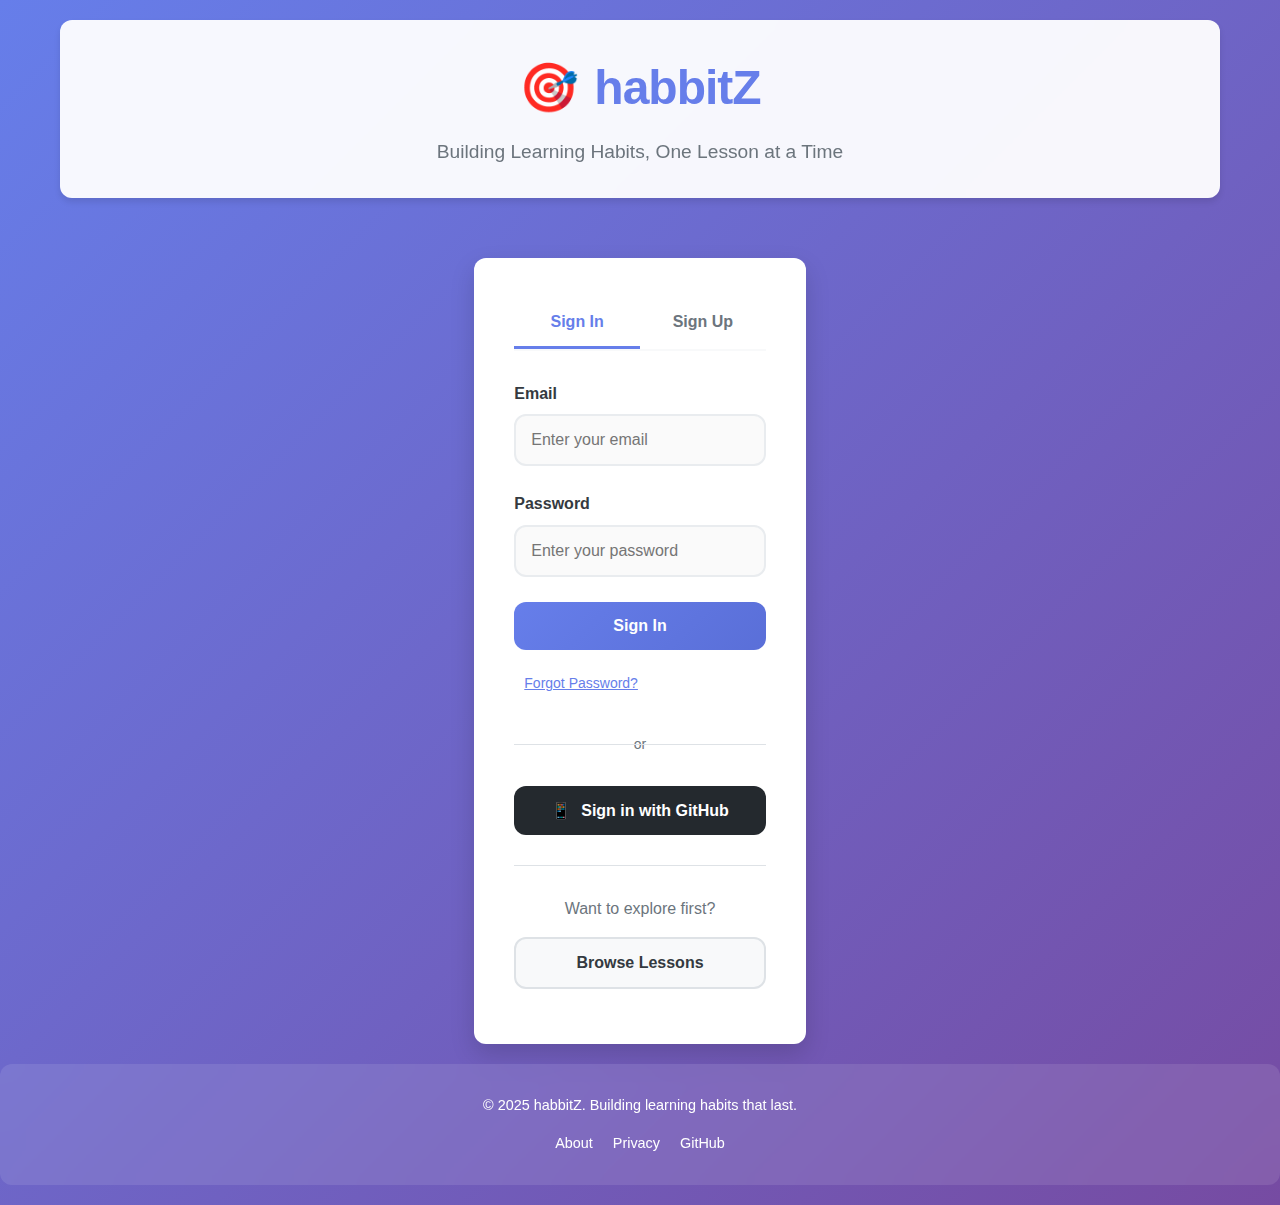
<file: public/index.html>
<!DOCTYPE html>
<html lang="en">
<head>
    <meta charset="UTF-8">
    <meta name="viewport" content="width=device-width, initial-scale=1.0">
    <title>habbitZ - Building Learning Habits</title>
    <link rel="stylesheet" href="css/styles.css">
    <!--script src="https://cdnjs.cloudflare.com/ajax/libs/supabase/2.38.0/supabase.min.js"></!--script-->
    <script src="js/supabase.min.js"></script>
    <meta name="description" content="Personalized learning platform for Math, Science, Language Arts and more. Track progress, earn achievements, build learning habits.">
</head>
<body>
    <div class="container">
        <header class="header">
            <div class="logo">
                <span class="logo-icon">🎯</span>
                <span class="logo-text">habbitZ</span>
            </div>
            <div class="tagline">Building Learning Habits, One Lesson at a Time</div>
        </header>
        
        <div id="alert-container" class="alert-container"></div>
        
        <!-- Authentication Section -->
        <div id="auth-section" class="auth-section">
            <div class="auth-tabs">
                <button class="tab-btn active" onclick="showTab('signin')">Sign In</button>
                <button class="tab-btn" onclick="showTab('signup')">Sign Up</button>
            </div>
            
            <!-- Sign In Form -->
            <div id="signin-form" class="auth-form active">
                <div class="form-group">
                    <label for="signin-email">Email</label>
                    <input type="email" id="signin-email" placeholder="Enter your email" required>
                </div>
                <div class="form-group">
                    <label for="signin-password">Password</label>
                    <input type="password" id="signin-password" placeholder="Enter your password" required>
                </div>
                <button class="btn btn-primary" onclick="signIn()">Sign In</button>
                <button class="btn-link" onclick="resetPassword()">Forgot Password?</button>
            </div>

            <!-- Sign Up Form -->
            <div id="signup-form" class="auth-form">
                <div class="form-group">
                    <label for="signup-name">Display Name</label>
                    <input type="text" id="signup-name" placeholder="Your name" required>
                </div>
                <div class="form-group">
                    <label for="signup-email">Email</label>
                    <input type="email" id="signup-email" placeholder="Enter your email" required>
                </div>
                <div class="form-group">
                    <label for="signup-password">Password</label>
                    <input type="password" id="signup-password" placeholder="Create a password" required minlength="6">
                </div>
                <div class="form-group">
                    <label>Learning Interests</label>
                    <div class="checkbox-group">
                        <label class="checkbox-label">
                            <input type="checkbox" value="math" checked> Mathematics
                        </label>
                        <label class="checkbox-label">
                            <input type="checkbox" value="science"> Science
                        </label>
                        <label class="checkbox-label">
                            <input type="checkbox" value="language"> Language Arts
                        </label>
                        <label class="checkbox-label">
                            <input type="checkbox" value="history"> History
                        </label>
                    </div>
                </div>
                <button class="btn btn-primary" onclick="signUp()">Create Account</button>
            </div>
            
            <div class="auth-divider">
                <span>or</span>
            </div>
            
            <button class="btn btn-github" onclick="signInWithGitHub()">
                <span>📱</span> Sign in with GitHub
            </button>
            
            <div class="guest-section">
                <p>Want to explore first?</p>
                <button class="btn btn-secondary" onclick="exploreAsGuest()">Browse Lessons</button>
            </div>
        </div>

        <!-- Dashboard Section -->
        <div id="dashboard-section" class="dashboard-section hidden">
            <div class="user-header">
                <div class="user-info">
                    <div class="user-avatar">👤</div>
                    <div>
                        <h3 id="user-name">Welcome back!</h3>
                        <p id="user-email" class="user-email"></p>
                    </div>
                </div>
                <button class="btn btn-outline" onclick="signOut()">Sign Out</button>
            </div>
            
            <div class="stats-grid">
                <div class="stat-card">
                    <div class="stat-icon">🎯</div>
                    <div class="stat-value" id="lessons-completed">0</div>
                    <div class="stat-label">Lessons Completed</div>
                </div>
                <div class="stat-card">
                    <div class="stat-icon">🔥</div>
                    <div class="stat-value" id="current-streak">0</div>
                    <div class="stat-label">Day Streak</div>
                </div>
                <div class="stat-card">
                    <div class="stat-icon">⭐</div>
                    <div class="stat-value" id="total-points">0</div>
                    <div class="stat-label">Points Earned</div>
                </div>
                <div class="stat-card">
                    <div class="stat-icon">🏆</div>
                    <div class="stat-value" id="achievements-count">0</div>
                    <div class="stat-label">Achievements</div>
                </div>
            </div>
            
            <div class="subjects-section">
                <h3>Choose Your Subject</h3>
                <div class="subjects-grid" id="subjects-grid">
                    <!-- Subjects will be loaded dynamically -->
                </div>
            </div>
            
            <div class="recent-lessons">
                <h3>Continue Learning</h3>
                <div id="recent-lessons-list" class="lessons-list">
                    <!-- Recent lessons will be loaded dynamically -->
                </div>
            </div>
            
            <!-- Admin section for loading sample data -->
            <div class="admin-section" style="margin-top: 2rem; padding: 1rem; background: #f9fafb; border-radius: 8px;">
                <h4>Quick Setup</h4>
                <p style="font-size: 0.9rem; color: #6b7280;">If you don't see any lessons, click below to load sample content:</p>
                <button class="btn btn-secondary" onclick="loadSampleData()" style="margin-right: 1rem;">Load Sample Lessons</button>
                <button class="btn btn-outline" onclick="checkDatabase()">Check Database</button>
            </div>
        </div>

        <!-- Lesson Browser (for guests) -->
        <div id="lesson-browser" class="lesson-browser hidden">
            <div class="browser-header">
                <h2>Explore Our Lessons</h2>
                <button class="btn btn-primary" onclick="showAuth()">Sign Up to Track Progress</button>
            </div>
            <div id="browse-subjects" class="subjects-grid">
                <!-- Subjects for browsing -->
            </div>
        </div>
    </div>

    <footer class="footer">
        <p>&copy; 2025 habbitZ. Building learning habits that last.</p>
        <div class="footer-links">
            <a href="https://sites.google.com/view/habbitZ" target="_blank">About</a>
            <a href="#" onclick="showPrivacyPolicy()">Privacy</a>
            <a href="https://github.com/gravishankar" target="_blank">GitHub</a>
        </div>
    </footer>

    <script src="js/contentProtection.js"></script>
    <script src="js/analytics.js"></script>
    <script src="js/lessonSystem.js"></script>
    <script src="js/progressDashboard.js"></script>
    <script src="js/achievementSystem.js"></script>
    <script src="js/sampleLessons.js"></script>
    <script src="js/app.js"></script>
</body>
</html>
</file>
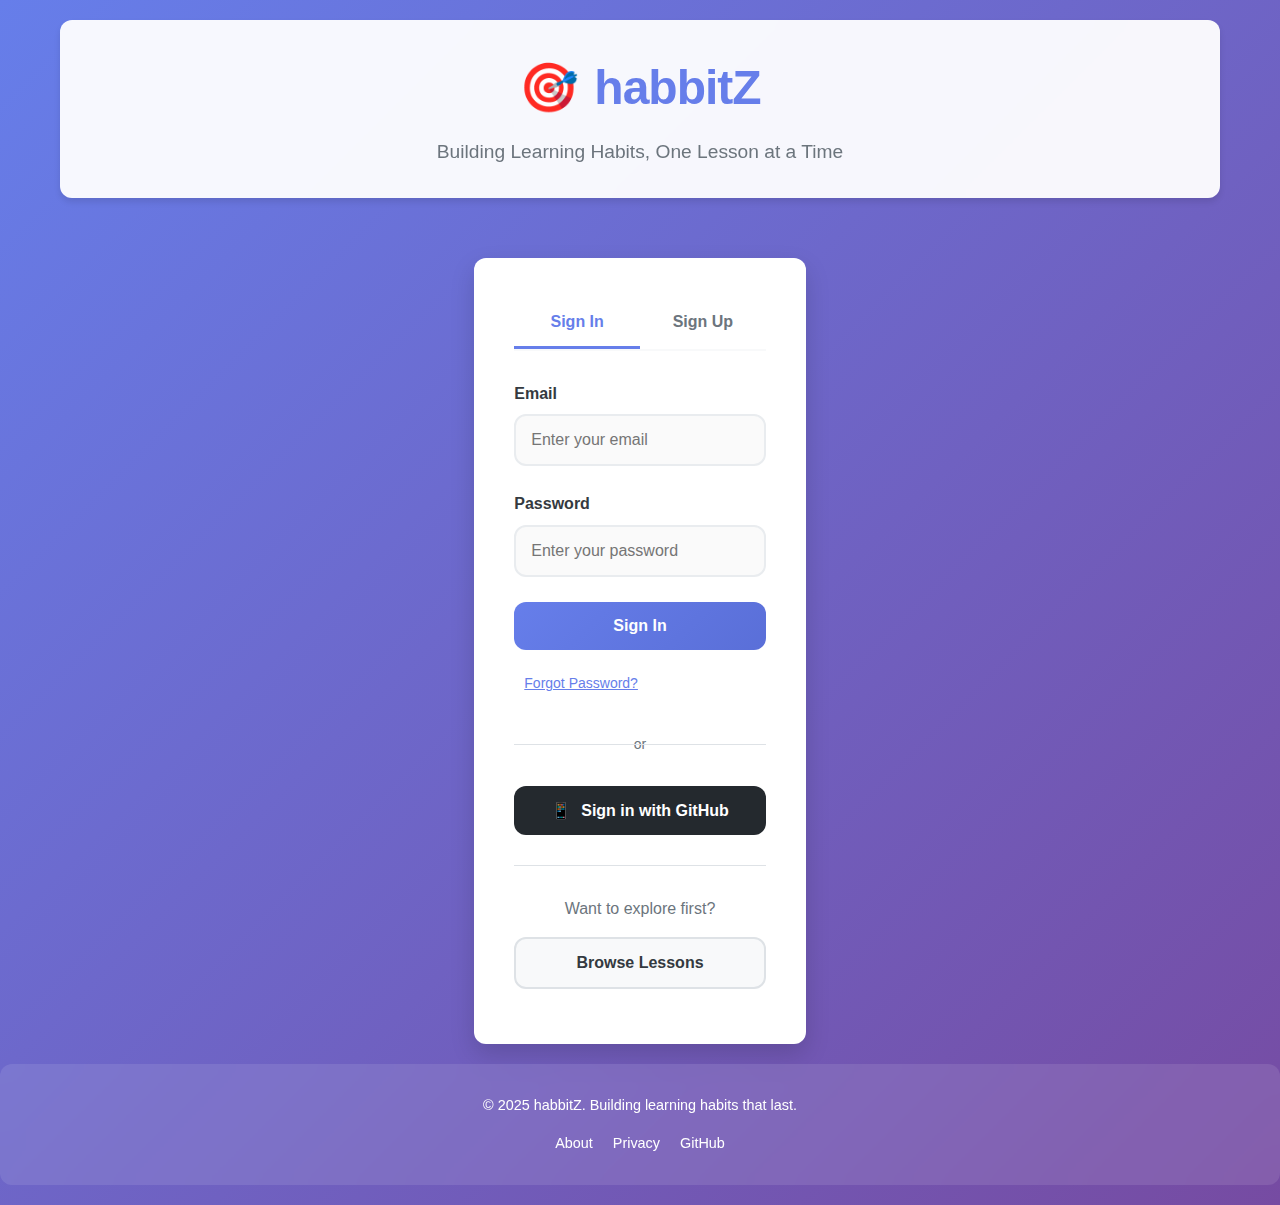
<file: public/lesson.html>
<!DOCTYPE html>
<html lang="en">
<head>
    <meta charset="UTF-8">
    <meta name="viewport" content="width=device-width, initial-scale=1.0">
    <title>Lesson - habbitZ</title>
    <link rel="stylesheet" href="css/styles.css">
    <script src="js/supabase.min.js"></script>
    <style>
        .lesson-container {
            max-width: 800px;
            margin: 2rem auto;
            padding: 2rem;
            background: white;
            border-radius: 12px;
            box-shadow: 0 4px 20px rgba(0, 0, 0, 0.1);
        }
        
        .lesson-header {
            text-align: center;
            margin-bottom: 2rem;
            padding-bottom: 1rem;
            border-bottom: 2px solid #e5e7eb;
        }
        
        .lesson-progress {
            background: #f3f4f6;
            border-radius: 8px;
            padding: 1rem;
            margin-bottom: 2rem;
        }
        
        .progress-bar {
            background: #e5e7eb;
            border-radius: 4px;
            height: 8px;
            margin: 0.5rem 0;
        }
        
        .progress-fill {
            background: #4f46e5;
            height: 100%;
            border-radius: 4px;
            transition: width 0.3s ease;
        }
        
        .question-container {
            background: #fafbfc;
            border-radius: 8px;
            padding: 2rem;
            margin-bottom: 2rem;
        }
        
        .question-text {
            font-size: 1.25rem;
            font-weight: 600;
            margin-bottom: 1.5rem;
            color: #1f2937;
        }
        
        .answer-options {
            display: grid;
            gap: 1rem;
            margin-bottom: 2rem;
        }
        
        .answer-option {
            background: white;
            border: 2px solid #e5e7eb;
            border-radius: 8px;
            padding: 1rem;
            cursor: pointer;
            transition: all 0.2s;
            text-align: left;
        }
        
        .answer-option:hover {
            border-color: #4f46e5;
            background: #f8faff;
        }
        
        .answer-option.selected {
            border-color: #4f46e5;
            background: #eef2ff;
        }
        
        .answer-option.correct {
            border-color: #10b981;
            background: #d1fae5;
        }
        
        .answer-option.incorrect {
            border-color: #ef4444;
            background: #fee2e2;
        }
        
        .question-actions {
            display: flex;
            gap: 1rem;
            justify-content: center;
        }
        
        .feedback-container {
            background: #f0f9ff;
            border: 1px solid #0ea5e9;
            border-radius: 8px;
            padding: 1rem;
            margin: 1rem 0;
            display: none;
        }
        
        .feedback-container.correct {
            background: #d1fae5;
            border-color: #10b981;
        }
        
        .feedback-container.incorrect {
            background: #fee2e2;
            border-color: #ef4444;
        }
        
        .lesson-complete {
            text-align: center;
            background: #d1fae5;
            border-radius: 12px;
            padding: 2rem;
            margin: 2rem 0;
        }
        
        .score-display {
            font-size: 2rem;
            font-weight: bold;
            color: #10b981;
            margin: 1rem 0;
        }
        
        .btn-primary {
            background: #4f46e5;
            color: white;
            border: none;
            padding: 0.75rem 1.5rem;
            border-radius: 6px;
            cursor: pointer;
            font-weight: 500;
        }
        
        .btn-secondary {
            background: #6b7280;
            color: white;
            border: none;
            padding: 0.75rem 1.5rem;
            border-radius: 6px;
            cursor: pointer;
            font-weight: 500;
        }
        
        .btn:hover {
            opacity: 0.9;
        }
        
        .btn:disabled {
            opacity: 0.5;
            cursor: not-allowed;
        }
        
        .hint-container {
            background: #fffbeb;
            border: 1px solid #f59e0b;
            border-radius: 6px;
            padding: 1rem;
            margin: 1rem 0;
            display: none;
        }
        
        .lesson-stats {
            display: grid;
            grid-template-columns: repeat(auto-fit, minmax(150px, 1fr));
            gap: 1rem;
            margin: 1rem 0;
        }
        
        .stat-item {
            text-align: center;
            background: #f9fafb;
            padding: 1rem;
            border-radius: 6px;
        }
        
        .stat-value {
            font-size: 1.5rem;
            font-weight: bold;
            color: #4f46e5;
        }
        
        .stat-label {
            font-size: 0.875rem;
            color: #6b7280;
        }
    </style>
</head>
<body>
    <div class="lesson-container">
        <!-- Lesson Header -->
        <div class="lesson-header">
            <h1 id="lesson-title">Loading Lesson...</h1>
            <p id="lesson-description"></p>
        </div>
        
        <!-- Progress Bar -->
        <div class="lesson-progress">
            <div class="lesson-stats">
                <div class="stat-item">
                    <div class="stat-value" id="current-question">1</div>
                    <div class="stat-label">Question</div>
                </div>
                <div class="stat-item">
                    <div class="stat-value" id="total-questions">5</div>
                    <div class="stat-label">Total</div>
                </div>
                <div class="stat-item">
                    <div class="stat-value" id="current-score">0</div>
                    <div class="stat-label">Points</div>
                </div>
                <div class="stat-item">
                    <div class="stat-value" id="time-spent">0</div>
                    <div class="stat-label">Seconds</div>
                </div>
            </div>
            <div class="progress-bar">
                <div class="progress-fill" id="progress-fill" style="width: 0%"></div>
            </div>
        </div>
        
        <!-- Question Container -->
        <div id="question-container" class="question-container">
            <div class="question-text" id="question-text">Loading question...</div>
            
            <div class="answer-options" id="answer-options">
                <!-- Options will be populated by JavaScript -->
            </div>
            
            <div class="hint-container" id="hint-container">
                <strong>💡 Hint:</strong> <span id="hint-text"></span>
            </div>
            
            <div class="feedback-container" id="feedback-container">
                <div id="feedback-text"></div>
            </div>
            
            <div class="question-actions">
                <button class="btn-secondary" onclick="showHint()">Show Hint</button>
                <button class="btn-primary" id="submit-btn" onclick="submitAnswer()" disabled>Submit Answer</button>
                <button class="btn-primary" id="next-btn" onclick="nextQuestion()" style="display: none;">Next Question</button>
            </div>
        </div>
        
        <!-- Lesson Complete -->
        <div id="lesson-complete" class="lesson-complete" style="display: none;">
            <h2>🎉 Lesson Complete!</h2>
            <div class="score-display" id="final-score">85%</div>
            <div class="lesson-stats">
                <div class="stat-item">
                    <div class="stat-value" id="final-correct">4</div>
                    <div class="stat-label">Correct</div>
                </div>
                <div class="stat-item">
                    <div class="stat-value" id="final-total">5</div>
                    <div class="stat-label">Total</div>
                </div>
                <div class="stat-item">
                    <div class="stat-value" id="final-points">40</div>
                    <div class="stat-label">Points</div>
                </div>
                <div class="stat-item">
                    <div class="stat-value" id="final-time">2:34</div>
                    <div class="stat-label">Time</div>
                </div>
            </div>
            <div style="margin-top: 2rem;">
                <button class="btn-primary" onclick="returnToDashboard()">Return to Dashboard</button>
                <button class="btn-secondary" onclick="viewProgress()">View Progress</button>
            </div>
        </div>
    </div>

    <script src="js/contentProtection.js"></script>
    <script src="js/analytics.js"></script>
    <script src="js/lessonSystem.js"></script>
    <script src="js/progressDashboard.js"></script>
    <script src="js/achievementSystem.js"></script>
    <script src="js/sampleLessons.js"></script>
    
    <script>
        // Lesson Interface JavaScript
        const SUPABASE_URL = 'https://wpkemkvgsbmudzgjrdqd.supabase.co';
        const SUPABASE_ANON_KEY = 'eyJhbGciOiJIUzI1NiIsInR5cCI6IkpXVCJ9.eyJpc3MiOiJzdXBhYmFzZSIsInJlZiI6Indwa2Vta3Znc2JtdWR6Z2pyZHFkIiwicm9sZSI6ImFub24iLCJpYXQiOjE3NTc3MDAzOTMsImV4cCI6MjA3MzI3NjM5M30.LCDGRUL7AMCuoxTwrI8SbKu8wwFNLXb_kfm7mwdzYHQ';
        
        let supabase;
        let currentUser = null;
        let currentLesson = null;
        let currentQuestion = null;
        let selectedAnswer = null;
        let startTime = Date.now();
        
        // Initialize
        document.addEventListener('DOMContentLoaded', async () => {
            supabase = window.supabase.createClient(SUPABASE_URL, SUPABASE_ANON_KEY);
            
            // Make supabase client globally available for other modules
            window.supabaseClient = supabase;
            
            // Check authentication
            const { data: { session } } = await supabase.auth.getSession();
            if (!session) {
                alert('Please sign in to take lessons');
                window.location.href = 'index.html';
                return;
            }
            
            currentUser = session.user;
            
            // Get lesson ID from URL
            const urlParams = new URLSearchParams(window.location.search);
            const lessonId = urlParams.get('id');
            
            if (!lessonId) {
                alert('No lesson specified');
                window.location.href = 'index.html';
                return;
            }
            
            // Initialize lesson manager and start lesson
            if (window.initializeLessonManager) {
                window.lessonManager = window.initializeLessonManager();
                await startLesson(lessonId);
            } else {
                alert('Lesson system not loaded. Please refresh.');
            }
        });
        
        async function startLesson(lessonId) {
            try {
                const lessonData = await window.lessonManager.startLesson(lessonId, currentUser.id);
                currentLesson = window.lessonManager.getCurrentLesson();
                
                // Update UI
                document.getElementById('lesson-title').textContent = currentLesson.title;
                document.getElementById('lesson-description').textContent = currentLesson.description;
                document.getElementById('total-questions').textContent = lessonData.totalQuestions;
                
                // Show first question
                showCurrentQuestion();
                
                // Start timer
                startTime = Date.now();
                setInterval(updateTimer, 1000);
                
            } catch (error) {
                console.error('Error starting lesson:', error);
                alert('Error starting lesson: ' + error.message);
            }
        }
        
        function showCurrentQuestion() {
            currentQuestion = currentLesson.getCurrentQuestion();
            
            if (!currentQuestion) {
                // Lesson complete
                completeLessonUI();
                return;
            }
            
            // Update question display
            document.getElementById('question-text').textContent = currentQuestion.question;
            document.getElementById('current-question').textContent = currentQuestion.index + 1;
            document.getElementById('hint-text').textContent = currentQuestion.hint || 'No hint available';
            
            // Update progress
            const progress = ((currentQuestion.index) / currentQuestion.totalQuestions) * 100;
            document.getElementById('progress-fill').style.width = progress + '%';
            
            // Show answer options
            showAnswerOptions();
            
            // Reset UI state
            selectedAnswer = null;
            document.getElementById('submit-btn').disabled = true;
            document.getElementById('submit-btn').style.display = 'inline-block'; // Show submit button
            document.getElementById('next-btn').style.display = 'none'; // Hide next button
            document.getElementById('feedback-container').style.display = 'none';
            document.getElementById('hint-container').style.display = 'none';
        }
        
        function showAnswerOptions() {
            const container = document.getElementById('answer-options');
            container.innerHTML = '';
            
            // Clear any previous answer styling
            document.querySelectorAll('.answer-option').forEach(opt => {
                opt.classList.remove('selected', 'correct', 'incorrect');
            });
            
            if (currentQuestion.type === 'multiple_choice' && currentQuestion.options) {
                currentQuestion.options.forEach((option, index) => {
                    const optionElement = document.createElement('div');
                    optionElement.className = 'answer-option';
                    optionElement.textContent = option;
                    optionElement.onclick = () => selectAnswer(option, optionElement);
                    container.appendChild(optionElement);
                });
            } else {
                // For number/text questions
                const input = document.createElement('input');
                input.type = currentQuestion.type === 'number' ? 'number' : 'text';
                input.className = 'answer-input';
                input.style.cssText = 'width: 100%; padding: 1rem; border: 2px solid #e5e7eb; border-radius: 6px; font-size: 1rem;';
                input.placeholder = 'Enter your answer...';
                input.oninput = () => {
                    selectedAnswer = input.value;
                    document.getElementById('submit-btn').disabled = !selectedAnswer;
                };
                container.appendChild(input);
            }
        }
        
        function selectAnswer(answer, element) {
            selectedAnswer = answer;
            
            // Update UI
            document.querySelectorAll('.answer-option').forEach(opt => opt.classList.remove('selected'));
            element.classList.add('selected');
            
            document.getElementById('submit-btn').disabled = false;
        }
        
        async function submitAnswer() {
            if (!selectedAnswer) return;
            
            try {
                const result = await currentLesson.submitAnswer(currentQuestion.index, selectedAnswer);
                
                // Update score
                document.getElementById('current-score').textContent = result.currentScore;
                
                // Show feedback
                const feedbackContainer = document.getElementById('feedback-container');
                const feedbackText = document.getElementById('feedback-text');
                
                feedbackContainer.className = 'feedback-container ' + (result.isCorrect ? 'correct' : 'incorrect');
                feedbackContainer.style.display = 'block';
                
                feedbackText.innerHTML = `
                    <strong>${result.isCorrect ? '✅ Correct!' : '❌ Incorrect'}</strong><br>
                    ${result.explanation}<br>
                    <small>Points earned: ${result.points}</small>
                `;
                
                // Update answer options styling
                if (currentQuestion.options) {
                    document.querySelectorAll('.answer-option').forEach(opt => {
                        if (opt.textContent === result.correctAnswer) {
                            opt.classList.add('correct');
                        } else if (opt.textContent === selectedAnswer && !result.isCorrect) {
                            opt.classList.add('incorrect');
                        }
                    });
                }
                
                // Show next button
                document.getElementById('submit-btn').style.display = 'none';
                document.getElementById('next-btn').style.display = 'inline-block';
                
            } catch (error) {
                console.error('Error submitting answer:', error);
                alert('Error submitting answer: ' + error.message);
            }
        }
        
        function nextQuestion() {
            const nextQ = currentLesson.nextQuestion();
            if (nextQ) {
                showCurrentQuestion();
            } else {
                // Lesson complete
                completeLessonUI();
            }
        }
        
        async function completeLessonUI() {
            try {
                const result = await currentLesson.completeLesson();
                
                // Hide question container
                document.getElementById('question-container').style.display = 'none';
                
                // Show completion screen
                const completeDiv = document.getElementById('lesson-complete');
                completeDiv.style.display = 'block';
                
                // Update final stats
                document.getElementById('final-score').textContent = result.scorePercentage + '%';
                document.getElementById('final-correct').textContent = result.correctAnswers;
                document.getElementById('final-total').textContent = result.totalQuestions;
                document.getElementById('final-points').textContent = result.score;
                document.getElementById('final-time').textContent = formatTime(result.timeSpent);
                
                // Show achievement notifications if any
                // This would be handled by the achievement system
                
            } catch (error) {
                console.error('Error completing lesson:', error);
                alert('Error completing lesson: ' + error.message);
            }
        }
        
        function showHint() {
            document.getElementById('hint-container').style.display = 'block';
        }
        
        function updateTimer() {
            const elapsed = Math.floor((Date.now() - startTime) / 1000);
            document.getElementById('time-spent').textContent = elapsed;
        }
        
        function formatTime(seconds) {
            const mins = Math.floor(seconds / 60);
            const secs = seconds % 60;
            return `${mins}:${secs.toString().padStart(2, '0')}`;
        }
        
        function returnToDashboard() {
            window.location.href = 'index.html';
        }
        
        function viewProgress() {
            window.location.href = 'index.html#progress';
        }
    </script>
</body>
</html>
</file>
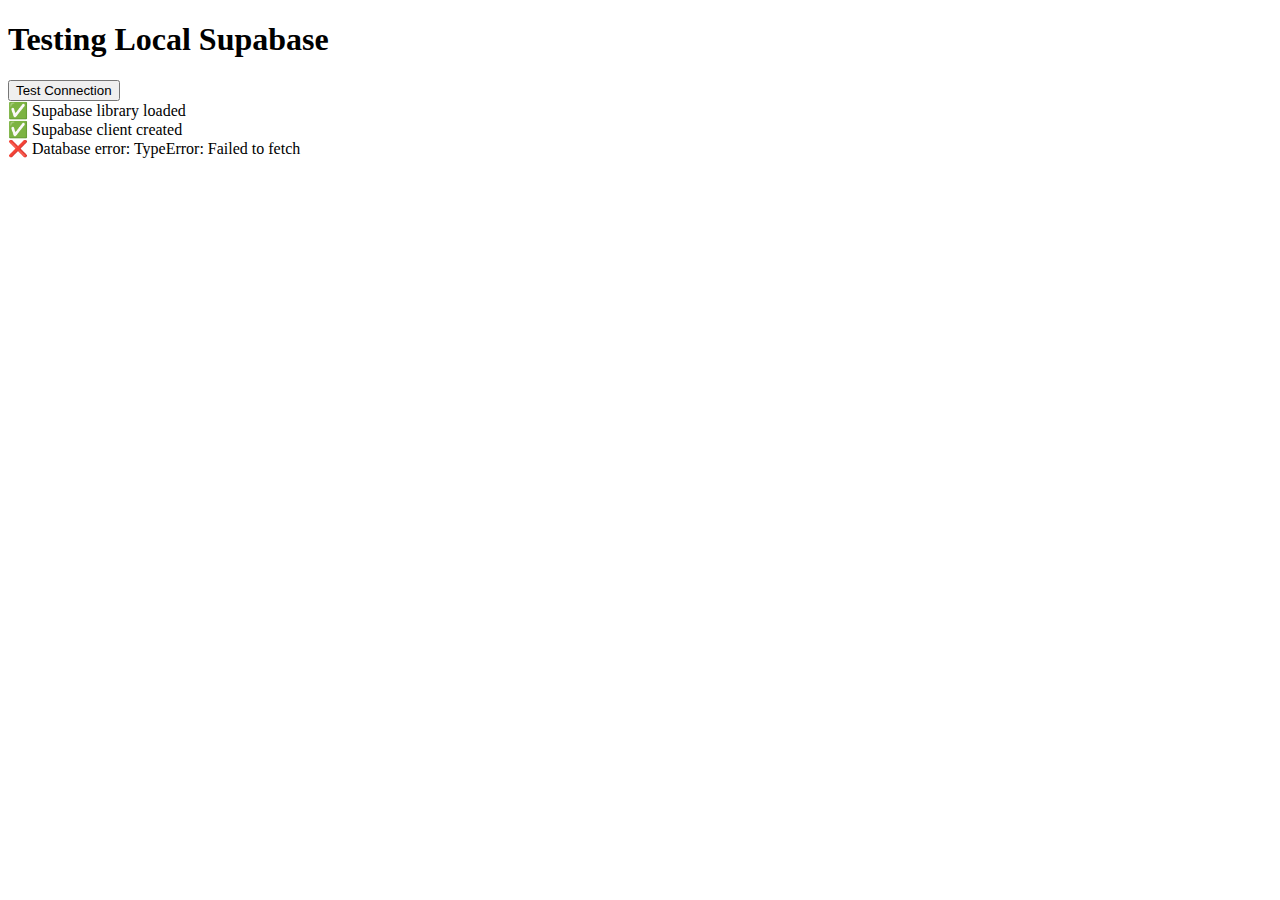
<file: public/test-local.html>
<!DOCTYPE html>
<html>
<head>
    <title>Local Supabase Test</title>
</head>
<body>
    <h1>Testing Local Supabase</h1>
    <button onclick="testConnection()">Test Connection</button>
    <div id="result"></div>
    
    <!-- Use local Supabase file -->
    <script src="js/supabase.min.js"></script>
    
    <script>
        function testConnection() {
            const result = document.getElementById('result');
            result.innerHTML = 'Testing...';
            
            try {
                // Check if supabase is available
                if (!window.supabase) {
                    result.innerHTML = '❌ Supabase not loaded';
                    return;
                }
                
                result.innerHTML = '✅ Supabase library loaded<br>';
                
                // Create client
                const client = window.supabase.createClient(
                    'https://wpkemkvgsbmudzgjrdqd.supabase.co',
                    'eyJhbGciOiJIUzI1NiIsInR5cCI6IkpXVCJ9.eyJpc3MiOiJzdXBhYmFzZSIsInJlZiI6Indwa2Vta3Znc2JtdWR6Z2pyZHFkIiwicm9sZSI6ImFub24iLCJpYXQiOjE3NTc3MDAzOTMsImV4cCI6MjA3MzI3NjM5M30.LCDGRUL7AMCuoxTwrI8SbKu8wwFNLXb_kfm7mwdzYHQ'
                );
                
                result.innerHTML += '✅ Supabase client created<br>';
                
                // Test simple query
                client.from('subjects').select('*').limit(1).then(response => {
                    if (response.error) {
                        result.innerHTML += '❌ Database error: ' + response.error.message;
                    } else {
                        result.innerHTML += '✅ Database connection works!<br>';
                        result.innerHTML += '<strong>🎉 Ready to build!</strong>';
                    }
                }).catch(error => {
                    result.innerHTML += '❌ Query failed: ' + error.message;
                });
                
            } catch (error) {
                result.innerHTML = '❌ Error: ' + error.message;
                console.error('Test failed:', error);
            }
        }
        
        // Auto-test on load
        window.onload = testConnection;
    </script>
</body>
</html>
</file>
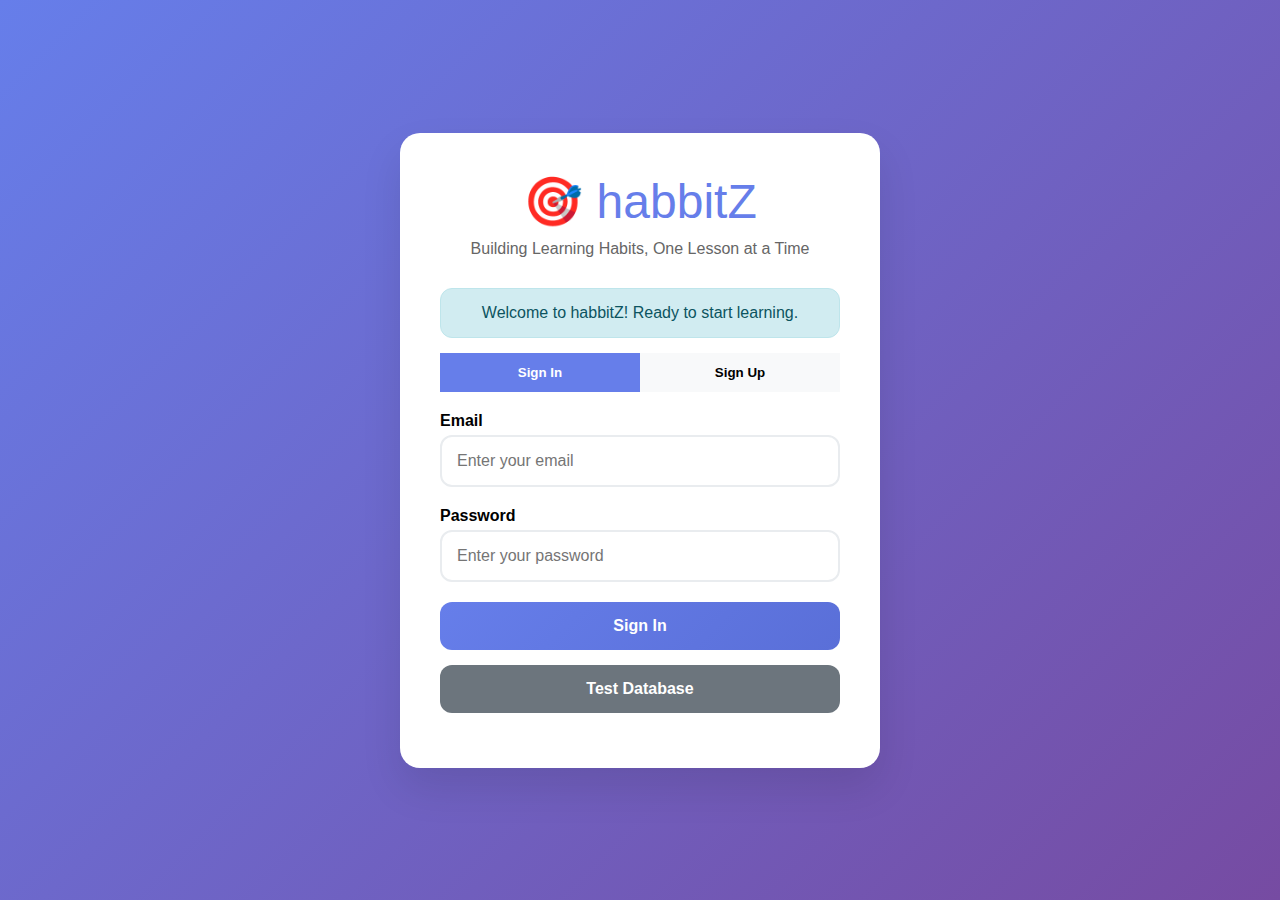
<file: public/js/auth-working.html>
<!DOCTYPE html>
<html lang="en">
<head>
    <meta charset="UTF-8">
    <meta name="viewport" content="width=device-width, initial-scale=1.0">
    <title>habbitZ - Working Version</title>
    <style>
        body {
            font-family: -apple-system, BlinkMacSystemFont, 'Segoe UI', Roboto, sans-serif;
            background: linear-gradient(135deg, #667eea 0%, #764ba2 100%);
            min-height: 100vh;
            margin: 0;
            display: flex;
            align-items: center;
            justify-content: center;
        }
        .container {
            background: white;
            padding: 40px;
            border-radius: 20px;
            box-shadow: 0 20px 40px rgba(0,0,0,0.1);
            max-width: 400px;
            width: 90%;
            text-align: center;
        }
        .logo {
            font-size: 3em;
            color: #667eea;
            margin-bottom: 10px;
        }
        .tagline {
            color: #666;
            margin-bottom: 30px;
        }
        .form-group {
            margin-bottom: 20px;
            text-align: left;
        }
        label {
            display: block;
            margin-bottom: 5px;
            font-weight: 600;
        }
        input {
            width: 100%;
            padding: 15px;
            border: 2px solid #e9ecef;
            border-radius: 12px;
            font-size: 16px;
            transition: border-color 0.3s ease;
            box-sizing: border-box;
        }
        input:focus {
            outline: none;
            border-color: #667eea;
        }
        .btn {
            width: 100%;
            padding: 15px;
            background: linear-gradient(135deg, #667eea, #5a6fd8);
            color: white;
            border: none;
            border-radius: 12px;
            font-size: 16px;
            font-weight: 600;
            cursor: pointer;
            margin-bottom: 15px;
            transition: transform 0.3s ease;
        }
        .btn:hover {
            transform: translateY(-2px);
        }
        .btn-secondary {
            background: #6c757d;
        }
        .alert {
            padding: 15px;
            margin: 15px 0;
            border-radius: 12px;
            font-weight: 500;
        }
        .alert-success {
            background: #d4edda;
            color: #155724;
            border: 1px solid #c3e6cb;
        }
        .alert-error {
            background: #f8d7da;
            color: #721c24;
            border: 1px solid #f5c6cb;
        }
        .alert-info {
            background: #d1ecf1;
            color: #0c5460;
            border: 1px solid #bee5eb;
        }
        .hidden {
            display: none;
        }
        .dashboard {
            text-align: left;
        }
        .user-info {
            background: #f8f9fa;
            padding: 20px;
            border-radius: 12px;
            margin-bottom: 20px;
        }
        .tab-buttons {
            display: flex;
            margin-bottom: 20px;
        }
        .tab-btn {
            flex: 1;
            padding: 12px;
            background: #f8f9fa;
            border: none;
            cursor: pointer;
            font-weight: 600;
        }
        .tab-btn.active {
            background: #667eea;
            color: white;
        }
        .tab-content {
            display: none;
        }
        .tab-content.active {
            display: block;
        }
    </style>
</head>
<body>
    <div class="container">
        <div class="logo">🎯 habbitZ</div>
        <div class="tagline">Building Learning Habits, One Lesson at a Time</div>
        
        <div id="alert-container"></div>
        
        <!-- Auth Section -->
        <div id="auth-section">
            <div class="tab-buttons">
                <button class="tab-btn active" onclick="showTab('signin')">Sign In</button>
                <button class="tab-btn" onclick="showTab('signup')">Sign Up</button>
            </div>
            
            <!-- Sign In Form -->
            <div id="signin-tab" class="tab-content active">
                <div class="form-group">
                    <label for="signin-email">Email</label>
                    <input type="email" id="signin-email" placeholder="Enter your email">
                </div>
                <div class="form-group">
                    <label for="signin-password">Password</label>
                    <input type="password" id="signin-password" placeholder="Enter your password">
                </div>
                <button class="btn" onclick="signIn()">Sign In</button>
            </div>
            
            <!-- Sign Up Form -->
            <div id="signup-tab" class="tab-content">
                <div class="form-group">
                    <label for="signup-name">Name</label>
                    <input type="text" id="signup-name" placeholder="Your name">
                </div>
                <div class="form-group">
                    <label for="signup-email">Email</label>
                    <input type="email" id="signup-email" placeholder="Enter your email">
                </div>
                <div class="form-group">
                    <label for="signup-password">Password</label>
                    <input type="password" id="signup-password" placeholder="Create password (min 6 chars)">
                </div>
                <button class="btn" onclick="signUp()">Create Account</button>
            </div>
            
            <button class="btn btn-secondary" onclick="testDatabase()">Test Database</button>
        </div>
        
        <!-- Dashboard Section -->
        <div id="dashboard-section" class="hidden">
            <div class="user-info">
                <h3>Welcome back!</h3>
                <p id="user-email"></p>
                <button class="btn" onclick="signOut()">Sign Out</button>
            </div>
            <div class="dashboard">
                <h4>Your Learning Journey</h4>
                <p>🎯 Ready to start learning!</p>
                <p>📚 Choose from Math, Science, Language Arts, and more</p>
                <p>🏆 Track progress and earn achievements</p>
            </div>
        </div>
    </div>

    <script>
        // Supabase configuration
        const SUPABASE_URL = 'https://wpkemkvgsbmudzgjrdqd.supabase.co';
        const SUPABASE_ANON_KEY = 'eyJhbGciOiJIUzI1NiIsInR5cCI6IkpXVCJ9.eyJpc3MiOiJzdXBhYmFzZSIsInJlZiI6Indwa2Vta3Znc2JtdWR6Z2pyZHFkIiwicm9sZSI6ImFub24iLCJpYXQiOjE3NTc3MDAzOTMsImV4cCI6MjA3MzI3NjM5M30.LCDGRUL7AMCuoxTwrI8SbKu8wwFNLXb_kfm7mwdzYHQ';
        
        let currentUser = null;
        
        // Helper function for API calls
        async function supabaseRequest(endpoint, method = 'GET', body = null) {
            const options = {
                method,
                headers: {
                    'Content-Type': 'application/json',
                    'apikey': SUPABASE_ANON_KEY,
                    'Authorization': `Bearer ${SUPABASE_ANON_KEY}`
                }
            };
            
            if (body) {
                options.body = JSON.stringify(body);
            }
            
            try {
                const response = await fetch(`${SUPABASE_URL}${endpoint}`, options);
                
                if (!response.ok) {
                    const errorText = await response.text();
                    throw new Error(`HTTP ${response.status}: ${errorText}`);
                }
                
                return await response.json();
            } catch (error) {
                console.error('API Request failed:', error);
                throw error;
            }
        }
        
        // Authentication functions
        async function signUp() {
            const name = document.getElementById('signup-name').value.trim();
            const email = document.getElementById('signup-email').value.trim();
            const password = document.getElementById('signup-password').value;
            
            if (!name || !email || !password) {
                showAlert('Please fill in all fields', 'error');
                return;
            }
            
            if (password.length < 6) {
                showAlert('Password must be at least 6 characters long', 'error');
                return;
            }
            
            try {
                const result = await supabaseRequest('/auth/v1/signup', 'POST', {
                    email,
                    password,
                    data: { display_name: name }
                });
                
                showAlert(`Welcome ${name}! Check your email to verify your account.`, 'success');
                clearSignupForm();
                
            } catch (error) {
                console.error('Sign up error:', error);
                showAlert(`Sign up failed: ${error.message}`, 'error');
            }
        }
        
        async function signIn() {
            const email = document.getElementById('signin-email').value.trim();
            const password = document.getElementById('signin-password').value;
            
            if (!email || !password) {
                showAlert('Please enter both email and password', 'error');
                return;
            }
            
            try {
                const result = await supabaseRequest('/auth/v1/token?grant_type=password', 'POST', {
                    email,
                    password
                });
                
                if (result.access_token && result.user) {
                    currentUser = result.user;
                    showAlert('Welcome back!', 'success');
                    showDashboard();
                    clearSigninForm();
                } else {
                    showAlert('Invalid email or password', 'error');
                }
                
            } catch (error) {
                console.error('Sign in error:', error);
                showAlert('Sign in failed. Please check your credentials.', 'error');
            }
        }
        
        async function signOut() {
            currentUser = null;
            showAuth();
            showAlert('Signed out successfully', 'success');
        }
        
        async function testDatabase() {
            try {
                showAlert('Testing database connection...', 'info');
                
                const result = await supabaseRequest('/rest/v1/subjects?select=count&limit=1');
                
                showAlert('✅ Database connection successful!', 'success');
                console.log('Database test result:', result);
                
            } catch (error) {
                console.error('Database test failed:', error);
                showAlert(`Database test failed: ${error.message}`, 'error');
            }
        }
        
        // UI Functions
        function showTab(tabName) {
            // Update tab buttons
            document.querySelectorAll('.tab-btn').forEach(btn => btn.classList.remove('active'));
            event.target.classList.add('active');
            
            // Update tab content
            document.querySelectorAll('.tab-content').forEach(content => content.classList.remove('active'));
            document.getElementById(`${tabName}-tab`).classList.add('active');
        }
        
        function showDashboard() {
            document.getElementById('auth-section').classList.add('hidden');
            document.getElementById('dashboard-section').classList.remove('hidden');
            
            if (currentUser) {
                document.getElementById('user-email').textContent = currentUser.email;
            }
        }
        
        function showAuth() {
            document.getElementById('auth-section').classList.remove('hidden');
            document.getElementById('dashboard-section').classList.add('hidden');
        }
        
        function clearSignupForm() {
            document.getElementById('signup-name').value = '';
            document.getElementById('signup-email').value = '';
            document.getElementById('signup-password').value = '';
        }
        
        function clearSigninForm() {
            document.getElementById('signin-email').value = '';
            document.getElementById('signin-password').value = '';
        }
        
        function showAlert(message, type) {
            const container = document.getElementById('alert-container');
            const alert = document.createElement('div');
            alert.className = `alert alert-${type}`;
            alert.textContent = message;
            
            container.innerHTML = '';
            container.appendChild(alert);
            
            setTimeout(() => {
                if (alert.parentNode) {
                    alert.parentNode.removeChild(alert);
                }
            }, 5000);
            
            console.log(`${type.toUpperCase()}: ${message}`);
        }
        
        // Initialize app
        window.addEventListener('load', () => {
            console.log('🎯 habbitZ loaded successfully!');
            showAlert('Welcome to habbitZ! Ready to start learning.', 'info');
        });
    </script>
</body>
</html>
</file>
<file: public/css/styles.css>
/* habbitZ Learning Platform Styles */

:root {
    --primary-color: #667eea;
    --primary-dark: #5a6fd8;
    --secondary-color: #764ba2;
    --success-color: #28a745;
    --warning-color: #ffc107;
    --danger-color: #dc3545;
    --light-gray: #f8f9fa;
    --medium-gray: #6c757d;
    --dark-gray: #343a40;
    --border-radius: 12px;
    --shadow: 0 4px 6px rgba(0, 0, 0, 0.1);
    --shadow-lg: 0 10px 25px rgba(0, 0, 0, 0.15);
}

* {
    margin: 0;
    padding: 0;
    box-sizing: border-box;
}

body {
    font-family: -apple-system, BlinkMacSystemFont, 'Segoe UI', Roboto, 'Helvetica Neue', Arial, sans-serif;
    background: linear-gradient(135deg, var(--primary-color) 0%, var(--secondary-color) 100%);
    min-height: 100vh;
    color: var(--dark-gray);
    line-height: 1.6;
}

.container {
    max-width: 1200px;
    margin: 0 auto;
    padding: 20px;
    min-height: 100vh;
    display: flex;
    flex-direction: column;
}

/* Header Styles */
.header {
    text-align: center;
    margin-bottom: 40px;
    background: rgba(255, 255, 255, 0.95);
    padding: 30px;
    border-radius: var(--border-radius);
    box-shadow: var(--shadow);
    backdrop-filter: blur(10px);
}

.logo {
    display: flex;
    align-items: center;
    justify-content: center;
    margin-bottom: 10px;
}

.logo-icon {
    font-size: 3em;
    margin-right: 15px;
}

.logo-text {
    font-size: 3em;
    font-weight: bold;
    color: var(--primary-color);
    letter-spacing: -1px;
}

.tagline {
    font-size: 1.2em;
    color: var(--medium-gray);
    font-weight: 300;
}

/* Alert Styles */
.alert-container {
    margin-bottom: 20px;
}

.alert {
    padding: 15px 20px;
    border-radius: var(--border-radius);
    margin-bottom: 15px;
    font-weight: 500;
    animation: slideIn 0.3s ease-out;
}

.alert-success {
    background-color: #d4edda;
    color: #155724;
    border: 1px solid #c3e6cb;
}

.alert-error {
    background-color: #f8d7da;
    color: #721c24;
    border: 1px solid #f5c6cb;
}

.alert-info {
    background-color: #d1ecf1;
    color: #0c5460;
    border: 1px solid #bee5eb;
}

/* Authentication Section */
.auth-section {
    background: white;
    padding: 40px;
    border-radius: var(--border-radius);
    box-shadow: var(--shadow-lg);
    max-width: 500px;
    margin: 0 auto;
}

.auth-tabs {
    display: flex;
    margin-bottom: 30px;
    border-bottom: 2px solid var(--light-gray);
}

.tab-btn {
    flex: 1;
    padding: 15px;
    background: none;
    border: none;
    font-size: 16px;
    font-weight: 600;
    color: var(--medium-gray);
    cursor: pointer;
    transition: all 0.3s ease;
    border-bottom: 3px solid transparent;
}

.tab-btn.active {
    color: var(--primary-color);
    border-bottom-color: var(--primary-color);
}

.tab-btn:hover {
    color: var(--primary-dark);
}

.auth-form {
    display: none;
}

.auth-form.active {
    display: block;
}

.form-group {
    margin-bottom: 25px;
}

label {
    display: block;
    margin-bottom: 8px;
    font-weight: 600;
    color: var(--dark-gray);
}

input[type="text"],
input[type="email"],
input[type="password"] {
    width: 100%;
    padding: 15px;
    border: 2px solid #e9ecef;
    border-radius: var(--border-radius);
    font-size: 16px;
    transition: border-color 0.3s ease;
    background-color: #fafafa;
}

input[type="text"]:focus,
input[type="email"]:focus,
input[type="password"]:focus {
    outline: none;
    border-color: var(--primary-color);
    background-color: white;
    box-shadow: 0 0 0 3px rgba(102, 126, 234, 0.1);
}

.checkbox-group {
    display: grid;
    grid-template-columns: 1fr 1fr;
    gap: 10px;
    margin-top: 10px;
}

.checkbox-label {
    display: flex;
    align-items: center;
    font-weight: 400;
    cursor: pointer;
    padding: 8px;
    border-radius: 8px;
    transition: background-color 0.3s ease;
}

.checkbox-label:hover {
    background-color: var(--light-gray);
}

.checkbox-label input[type="checkbox"] {
    margin-right: 8px;
    transform: scale(1.2);
}

/* Button Styles */
.btn {
    display: inline-block;
    padding: 15px 30px;
    border: none;
    border-radius: var(--border-radius);
    font-size: 16px;
    font-weight: 600;
    text-decoration: none;
    text-align: center;
    cursor: pointer;
    transition: all 0.3s ease;
    width: 100%;
    margin-bottom: 15px;
}

.btn-primary {
    background: linear-gradient(135deg, var(--primary-color), var(--primary-dark));
    color: white;
}

.btn-primary:hover {
    transform: translateY(-2px);
    box-shadow: var(--shadow-lg);
}

.btn-secondary {
    background: var(--light-gray);
    color: var(--dark-gray);
    border: 2px solid #dee2e6;
}

.btn-secondary:hover {
    background: #e9ecef;
    border-color: var(--medium-gray);
}

.btn-github {
    background: #24292e;
    color: white;
    display: flex;
    align-items: center;
    justify-content: center;
    gap: 10px;
}

.btn-github:hover {
    background: #1a1e22;
}

.btn-outline {
    background: transparent;
    color: var(--primary-color);
    border: 2px solid var(--primary-color);
}

.btn-outline:hover {
    background: var(--primary-color);
    color: white;
}

.btn-link {
    background: none;
    border: none;
    color: var(--primary-color);
    text-decoration: underline;
    cursor: pointer;
    font-size: 14px;
    padding: 10px;
}

.btn-link:hover {
    color: var(--primary-dark);
}

/* Auth Divider */
.auth-divider {
    text-align: center;
    margin: 30px 0;
    position: relative;
}

.auth-divider::before {
    content: '';
    position: absolute;
    top: 50%;
    left: 0;
    right: 0;
    height: 1px;
    background: #dee2e6;
}

.auth-divider span {
    background: white;
    padding: 0 20px;
    color: var(--medium-gray);
    font-size: 14px;
}

.guest-section {
    text-align: center;
    margin-top: 30px;
    padding-top: 30px;
    border-top: 1px solid #dee2e6;
}

.guest-section p {
    margin-bottom: 15px;
    color: var(--medium-gray);
}

/* Dashboard Section */
.dashboard-section {
    background: white;
    border-radius: var(--border-radius);
    box-shadow: var(--shadow-lg);
    padding: 30px;
    margin-bottom: 20px;
}

.user-header {
    display: flex;
    justify-content: space-between;
    align-items: center;
    margin-bottom: 30px;
    padding-bottom: 20px;
    border-bottom: 2px solid var(--light-gray);
}

.user-info {
    display: flex;
    align-items: center;
    gap: 15px;
}

.user-avatar {
    width: 60px;
    height: 60px;
    background: linear-gradient(135deg, var(--primary-color), var(--secondary-color));
    border-radius: 50%;
    display: flex;
    align-items: center;
    justify-content: center;
    font-size: 24px;
    color: white;
}

#user-name {
    margin-bottom: 5px;
    color: var(--dark-gray);
}

.user-email {
    color: var(--medium-gray);
    font-size: 14px;
}

/* Stats Grid */
.stats-grid {
    display: grid;
    grid-template-columns: repeat(auto-fit, minmax(200px, 1fr));
    gap: 20px;
    margin-bottom: 40px;
}

.stat-card {
    background: linear-gradient(135deg, #f8f9fa, #e9ecef);
    padding: 25px;
    border-radius: var(--border-radius);
    text-align: center;
    transition: transform 0.3s ease;
    border: 1px solid #dee2e6;
}

.stat-card:hover {
    transform: translateY(-5px);
    box-shadow: var(--shadow-lg);
}

.stat-icon {
    font-size: 2.5em;
    margin-bottom: 10px;
}

.stat-value {
    font-size: 2.5em;
    font-weight: bold;
    color: var(--primary-color);
    margin-bottom: 5px;
}

.stat-label {
    color: var(--medium-gray);
    font-size: 14px;
    font-weight: 600;
    text-transform: uppercase;
    letter-spacing: 0.5px;
}

/* Subjects Section */
.subjects-section {
    margin-bottom: 40px;
}

.subjects-section h3 {
    margin-bottom: 20px;
    color: var(--dark-gray);
    font-size: 1.5em;
}

.subjects-grid {
    display: grid;
    grid-template-columns: repeat(auto-fit, minmax(250px, 1fr));
    gap: 20px;
}

.subject-card {
    background: linear-gradient(135deg, var(--primary-color), var(--secondary-color));
    color: white;
    padding: 30px;
    border-radius: var(--border-radius);
    text-align: center;
    cursor: pointer;
    transition: all 0.3s ease;
    text-decoration: none;
    display: block;
}

.subject-card:hover {
    transform: translateY(-5px);
    box-shadow: var(--shadow-lg);
    text-decoration: none;
    color: white;
}

.subject-icon {
    font-size: 3em;
    margin-bottom: 15px;
    display: block;
}

.subject-name {
    font-size: 1.3em;
    font-weight: bold;
    margin-bottom: 10px;
}

.subject-description {
    font-size: 0.9em;
    opacity: 0.9;
    margin-bottom: 15px;
}

.subject-progress {
    background: rgba(255, 255, 255, 0.2);
    border-radius: 10px;
    padding: 10px;
    font-size: 0.9em;
}

/* Recent Lessons */
.recent-lessons {
    margin-bottom: 30px;
}

.recent-lessons h3 {
    margin-bottom: 20px;
    color: var(--dark-gray);
    font-size: 1.5em;
}

.lessons-list {
    display: grid;
    gap: 15px;
}

.lesson-item {
    background: var(--light-gray);
    padding: 20px;
    border-radius: var(--border-radius);
    display: flex;
    justify-content: space-between;
    align-items: center;
    transition: all 0.3s ease;
    cursor: pointer;
    border: 2px solid transparent;
}

.lesson-item:hover {
    background: #e9ecef;
    border-color: var(--primary-color);
    transform: translateX(5px);
}

.lesson-info h4 {
    margin-bottom: 5px;
    color: var(--dark-gray);
}

.lesson-meta {
    font-size: 0.9em;
    color: var(--medium-gray);
}

.lesson-progress {
    text-align: right;
    min-width: 100px;
}

.progress-bar {
    width: 80px;
    height: 6px;
    background: #dee2e6;
    border-radius: 3px;
    margin-bottom: 5px;
    overflow: hidden;
}

.progress-fill {
    height: 100%;
    background: linear-gradient(90deg, var(--success-color), #20c997);
    transition: width 0.3s ease;
}

.progress-text {
    font-size: 0.8em;
    color: var(--medium-gray);
}

/* Lesson Browser */
.lesson-browser {
    background: white;
    border-radius: var(--border-radius);
    box-shadow: var(--shadow-lg);
    padding: 30px;
}

.browser-header {
    display: flex;
    justify-content: space-between;
    align-items: center;
    margin-bottom: 30px;
    padding-bottom: 20px;
    border-bottom: 2px solid var(--light-gray);
}

.browser-header h2 {
    color: var(--dark-gray);
}

/* Utility Classes */
.hidden {
    display: none !important;
}

.text-center {
    text-align: center;
}

.text-muted {
    color: var(--medium-gray);
}

.mb-0 { margin-bottom: 0; }
.mb-1 { margin-bottom: 10px; }
.mb-2 { margin-bottom: 20px; }
.mb-3 { margin-bottom: 30px; }

/* Footer */
.footer {
    margin-top: auto;
    text-align: center;
    padding: 30px 20px;
    background: rgba(255, 255, 255, 0.1);
    backdrop-filter: blur(10px);
    border-radius: var(--border-radius);
    margin-bottom: 20px;
    color: white;
}

.footer p {
    margin-bottom: 15px;
    font-size: 0.9em;
}

.footer-links {
    display: flex;
    justify-content: center;
    gap: 20px;
}

.footer-links a {
    color: white;
    text-decoration: none;
    font-size: 0.9em;
    transition: opacity 0.3s ease;
}

.footer-links a:hover {
    opacity: 0.8;
    text-decoration: underline;
}

/* Animations */
@keyframes slideIn {
    from {
        opacity: 0;
        transform: translateY(-20px);
    }
    to {
        opacity: 1;
        transform: translateY(0);
    }
}

@keyframes fadeIn {
    from { opacity: 0; }
    to { opacity: 1; }
}

.fade-in {
    animation: fadeIn 0.5s ease-out;
}

/* Loading States */
.loading {
    display: inline-block;
    width: 20px;
    height: 20px;
    border: 3px solid rgba(255, 255, 255, 0.3);
    border-radius: 50%;
    border-top-color: white;
    animation: spin 1s ease-in-out infinite;
}

@keyframes spin {
    to { transform: rotate(360deg); }
}

/* Responsive Design */
@media (max-width: 768px) {
    .container {
        padding: 15px;
    }
    
    .header {
        padding: 20px;
    }
    
    .logo-icon, .logo-text {
        font-size: 2.5em;
    }
    
    .tagline {
        font-size: 1em;
    }
    
    .auth-section,
    .dashboard-section,
    .lesson-browser {
        padding: 25px;
    }
    
    .stats-grid {
        grid-template-columns: repeat(2, 1fr);
        gap: 15px;
    }
    
    .subjects-grid {
        grid-template-columns: 1fr;
    }
    
    .user-header {
        flex-direction: column;
        gap: 20px;
        text-align: center;
    }
    
    .browser-header {
        flex-direction: column;
        gap: 20px;
        text-align: center;
    }
    
    .checkbox-group {
        grid-template-columns: 1fr;
    }
    
    .lesson-item {
        flex-direction: column;
        text-align: center;
        gap: 15px;
    }
    
    .lesson-progress {
        text-align: center;
    }
}

@media (max-width: 480px) {
    .stats-grid {
        grid-template-columns: 1fr;
    }
    
    .stat-card {
        padding: 20px;
    }
    
    .stat-value {
        font-size: 2em;
    }
    
    .footer-links {
        flex-direction: column;
        gap: 10px;
    }
}
</file>
